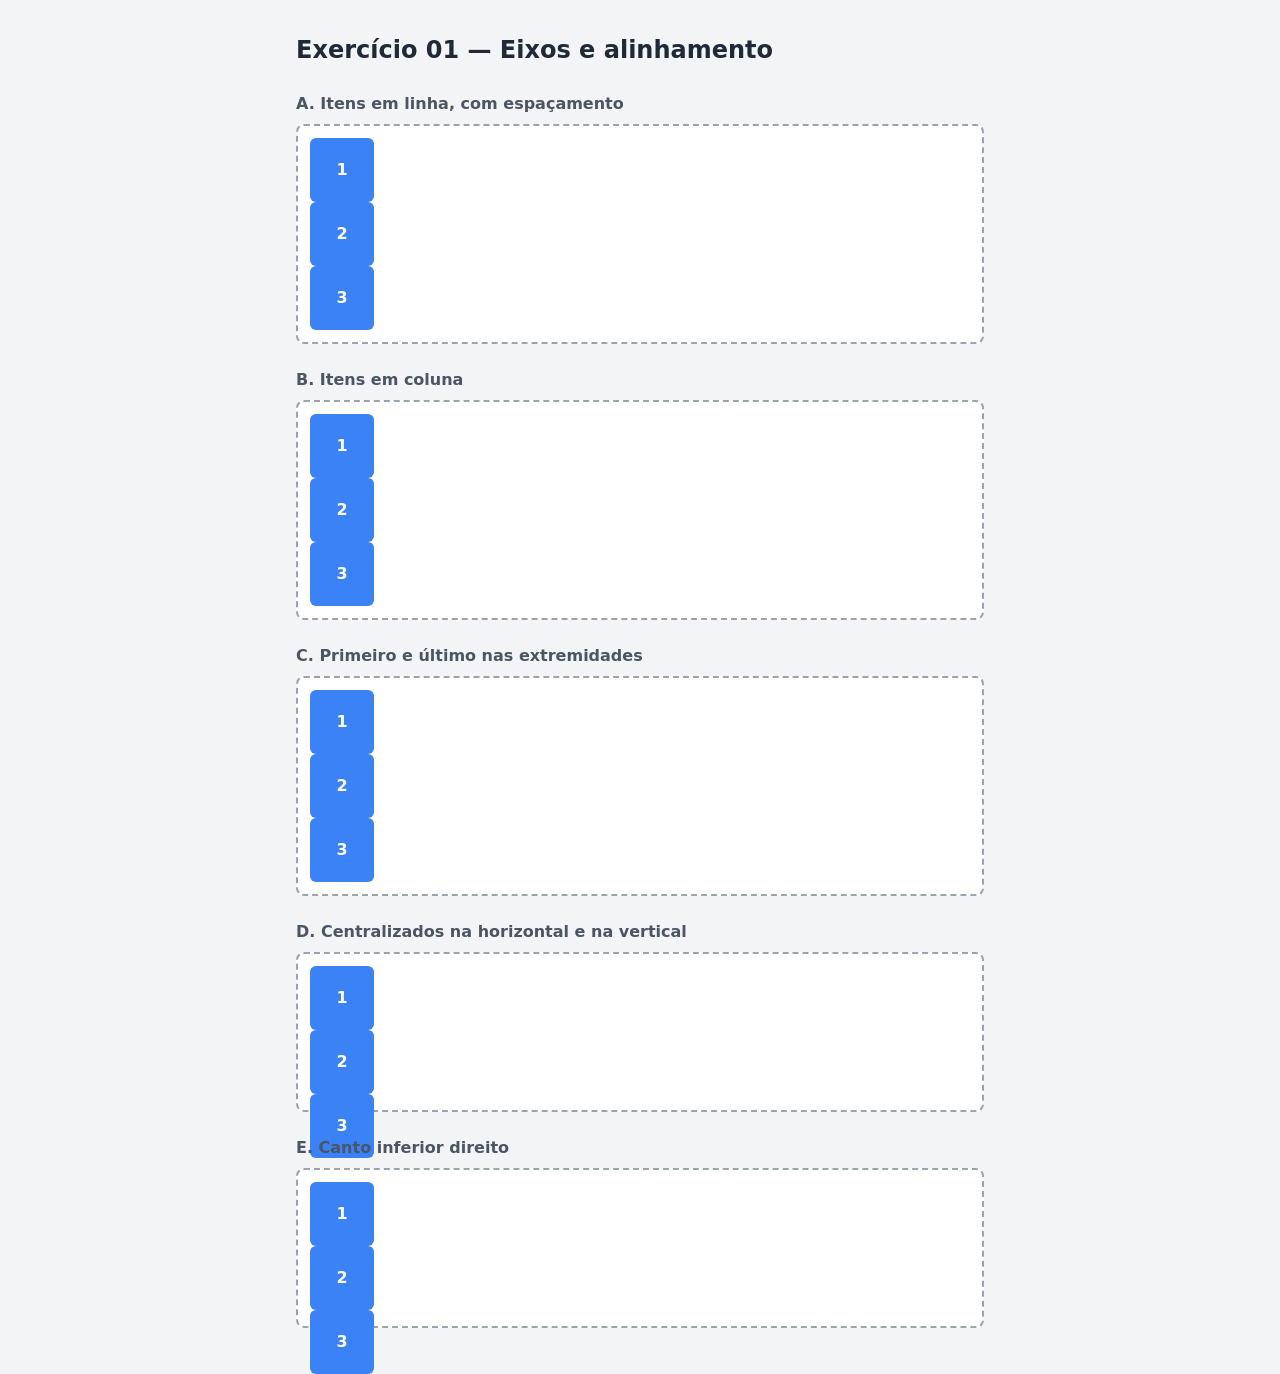
<file: exercicios/css/flexbox/01-eixos-e-alinhamento/index.html>
<!DOCTYPE html>
<html lang="pt-BR">
<head>
  <meta charset="UTF-8">
  <meta name="viewport" content="width=device-width, initial-scale=1.0">
  <title>Exercício 01 — Eixos e alinhamento</title>
  <link rel="stylesheet" href="style.css">
</head>
<body>
  <main class="page">
    <h1>Exercício 01 — Eixos e alinhamento</h1>

    <h2>A. Itens em linha, com espaçamento</h2>
    <div class="container container-a">
      <div class="item">1</div>
      <div class="item">2</div>
      <div class="item">3</div>
    </div>

    <h2>B. Itens em coluna</h2>
    <div class="container container-b">
      <div class="item">1</div>
      <div class="item">2</div>
      <div class="item">3</div>
    </div>

    <h2>C. Primeiro e último nas extremidades</h2>
    <div class="container container-c">
      <div class="item">1</div>
      <div class="item">2</div>
      <div class="item">3</div>
    </div>

    <h2>D. Centralizados na horizontal e na vertical</h2>
    <div class="container container-d">
      <div class="item">1</div>
      <div class="item">2</div>
      <div class="item">3</div>
    </div>

    <h2>E. Canto inferior direito</h2>
    <div class="container container-e">
      <div class="item">1</div>
      <div class="item">2</div>
      <div class="item">3</div>
    </div>
  </main>
</body>
</html>
</file>
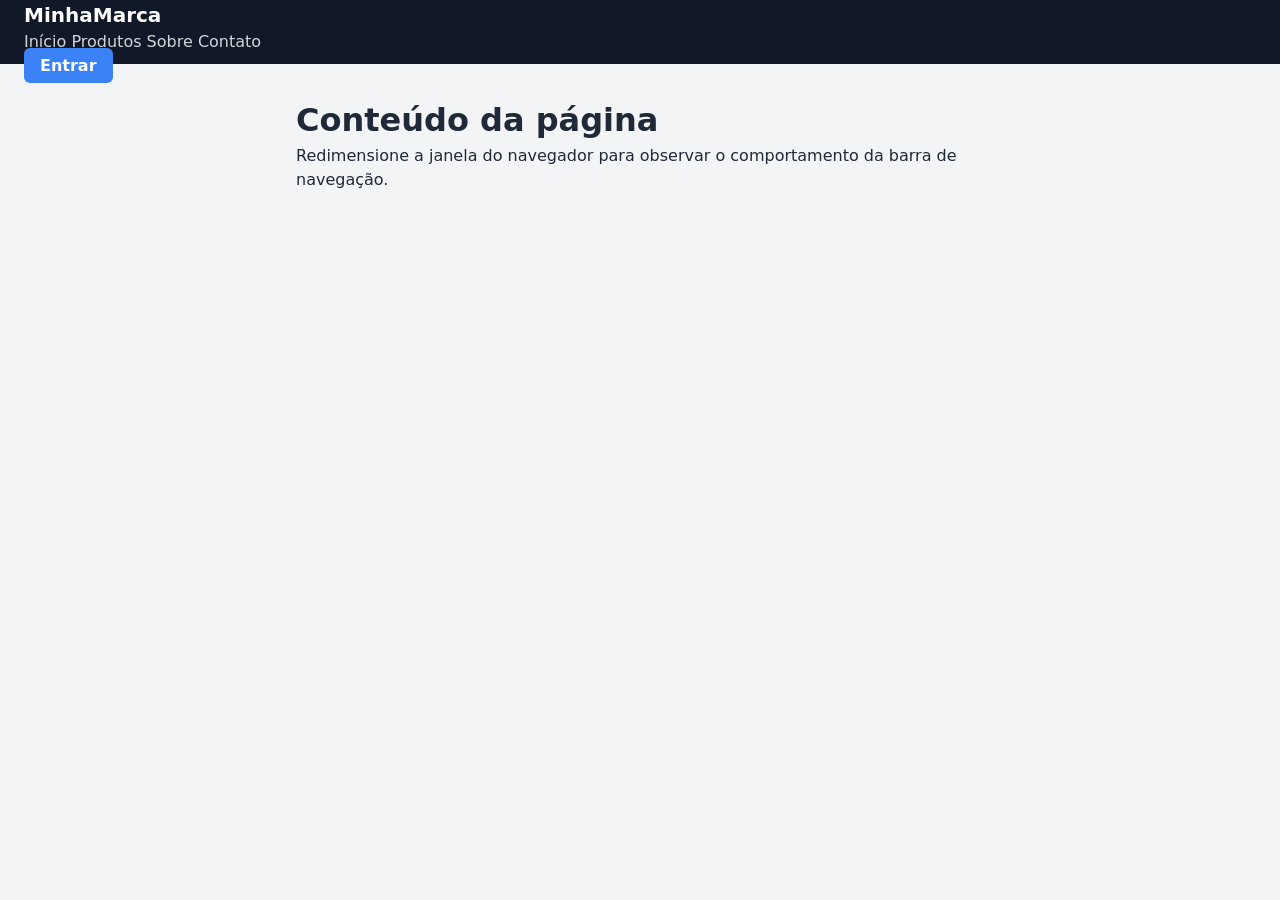
<file: exercicios/css/flexbox/02-navbar/index.html>
<!DOCTYPE html>
<html lang="pt-BR">
<head>
  <meta charset="UTF-8">
  <meta name="viewport" content="width=device-width, initial-scale=1.0">
  <title>Exercício 02 — Navbar</title>
  <link rel="stylesheet" href="style.css">
</head>
<body>
  <header class="navbar">
    <a class="navbar__logo" href="#">MinhaMarca</a>

    <nav class="navbar__menu">
      <a href="#">Início</a>
      <a href="#">Produtos</a>
      <a href="#">Sobre</a>
      <a href="#">Contato</a>
    </nav>

    <a class="navbar__cta" href="#">Entrar</a>
  </header>

  <main class="content">
    <h1>Conteúdo da página</h1>
    <p>Redimensione a janela do navegador para observar o comportamento da barra de navegação.</p>
  </main>
</body>
</html>
</file>
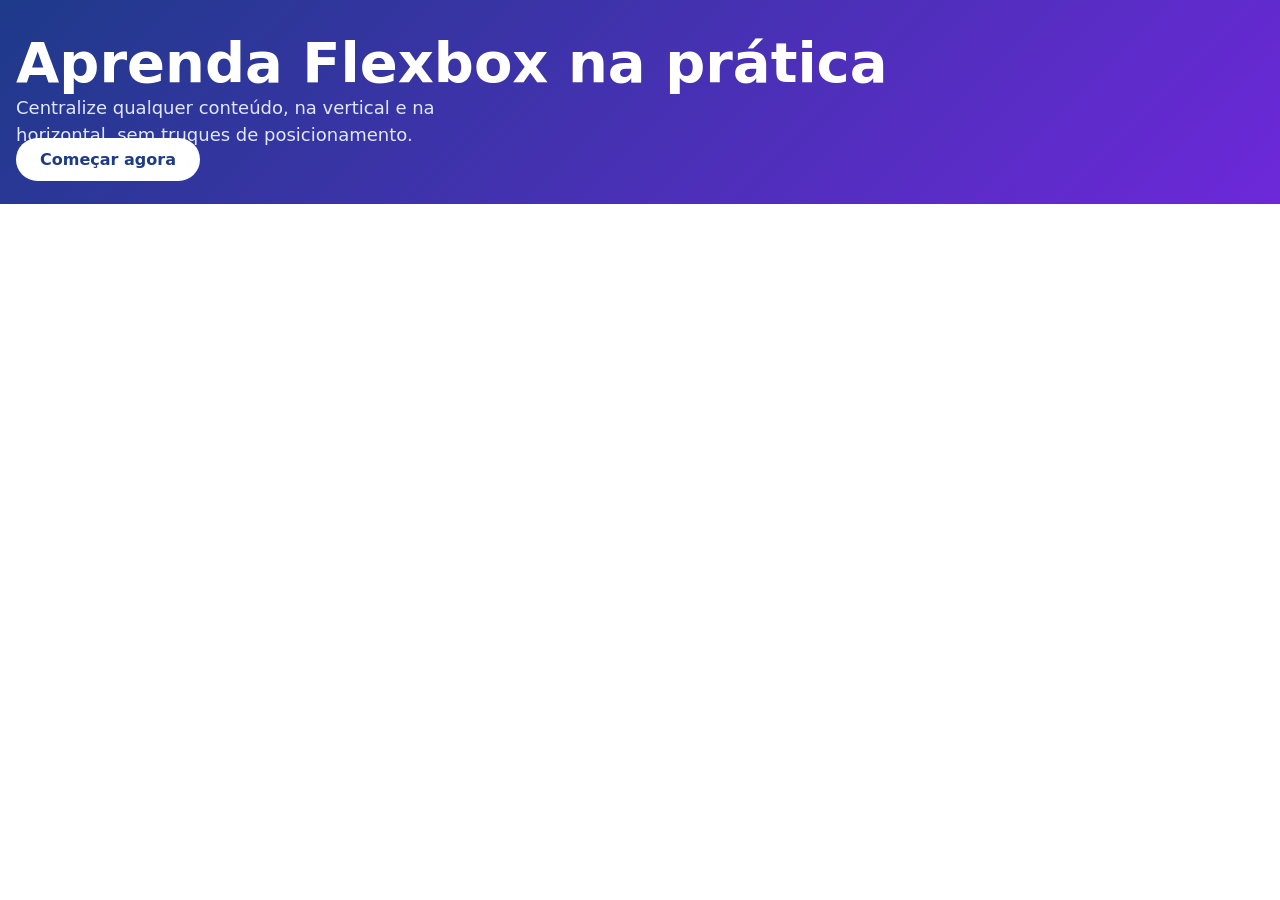
<file: exercicios/css/flexbox/03-hero-centralizado/index.html>
<!DOCTYPE html>
<html lang="pt-BR">
<head>
  <meta charset="UTF-8">
  <meta name="viewport" content="width=device-width, initial-scale=1.0">
  <title>Exercício 03 — Hero centralizado</title>
  <link rel="stylesheet" href="style.css">
</head>
<body>
  <section class="hero">
    <h1 class="hero__title">Aprenda Flexbox na prática</h1>
    <p class="hero__text">Centralize qualquer conteúdo, na vertical e na horizontal, sem truques de posicionamento.</p>
    <a class="hero__button" href="#">Começar agora</a>
  </section>
</body>
</html>
</file>
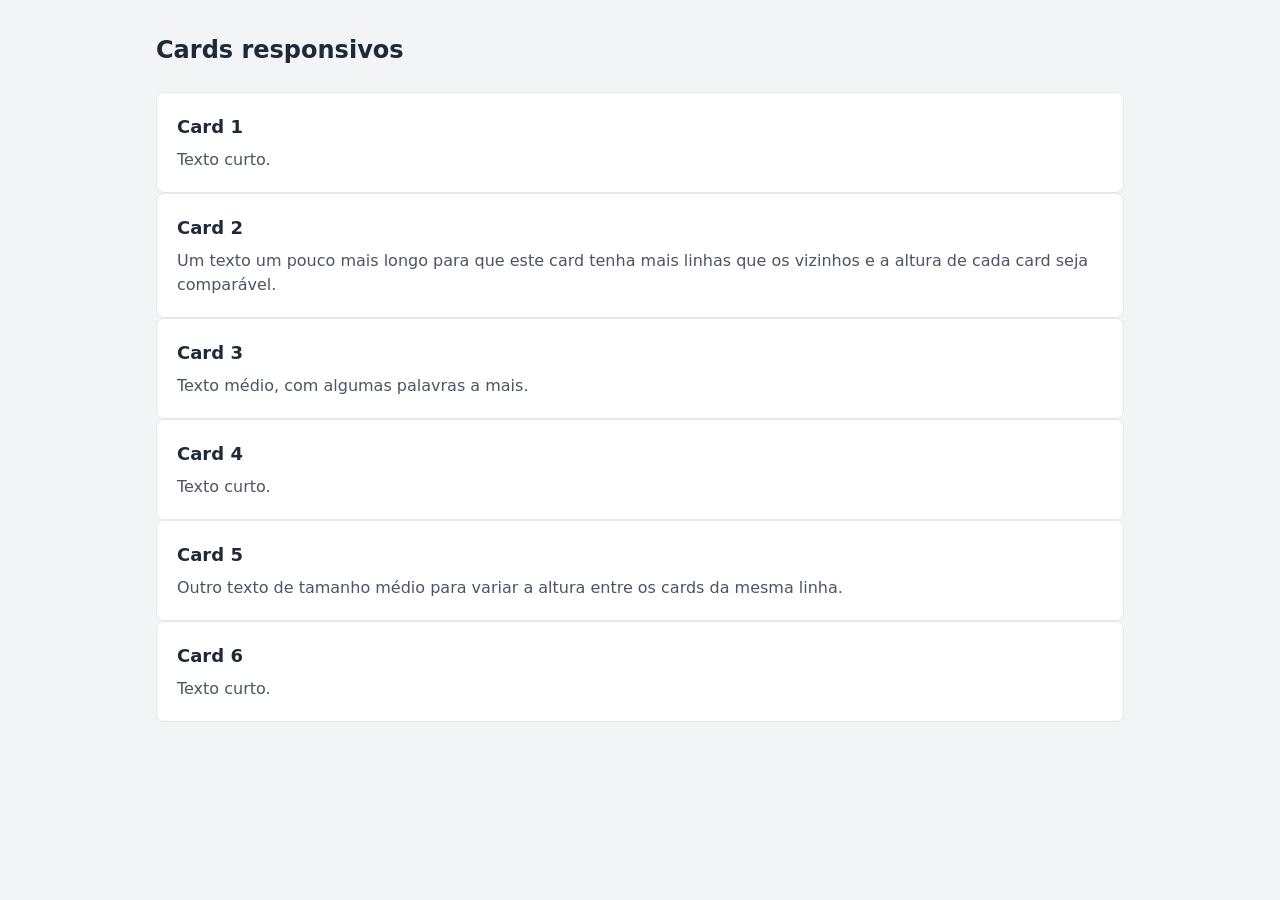
<file: exercicios/css/flexbox/04-cards-responsivos/index.html>
<!DOCTYPE html>
<html lang="pt-BR">
<head>
  <meta charset="UTF-8">
  <meta name="viewport" content="width=device-width, initial-scale=1.0">
  <title>Exercício 04 — Cards responsivos</title>
  <link rel="stylesheet" href="style.css">
</head>
<body>
  <main class="page">
    <h1>Cards responsivos</h1>

    <section class="cards">
      <article class="card">
        <h2 class="card__title">Card 1</h2>
        <p class="card__text">Texto curto.</p>
      </article>

      <article class="card">
        <h2 class="card__title">Card 2</h2>
        <p class="card__text">Um texto um pouco mais longo para que este card tenha mais linhas que os vizinhos e a altura de cada card seja comparável.</p>
      </article>

      <article class="card">
        <h2 class="card__title">Card 3</h2>
        <p class="card__text">Texto médio, com algumas palavras a mais.</p>
      </article>

      <article class="card">
        <h2 class="card__title">Card 4</h2>
        <p class="card__text">Texto curto.</p>
      </article>

      <article class="card">
        <h2 class="card__title">Card 5</h2>
        <p class="card__text">Outro texto de tamanho médio para variar a altura entre os cards da mesma linha.</p>
      </article>

      <article class="card">
        <h2 class="card__title">Card 6</h2>
        <p class="card__text">Texto curto.</p>
      </article>
    </section>
  </main>
</body>
</html>
</file>
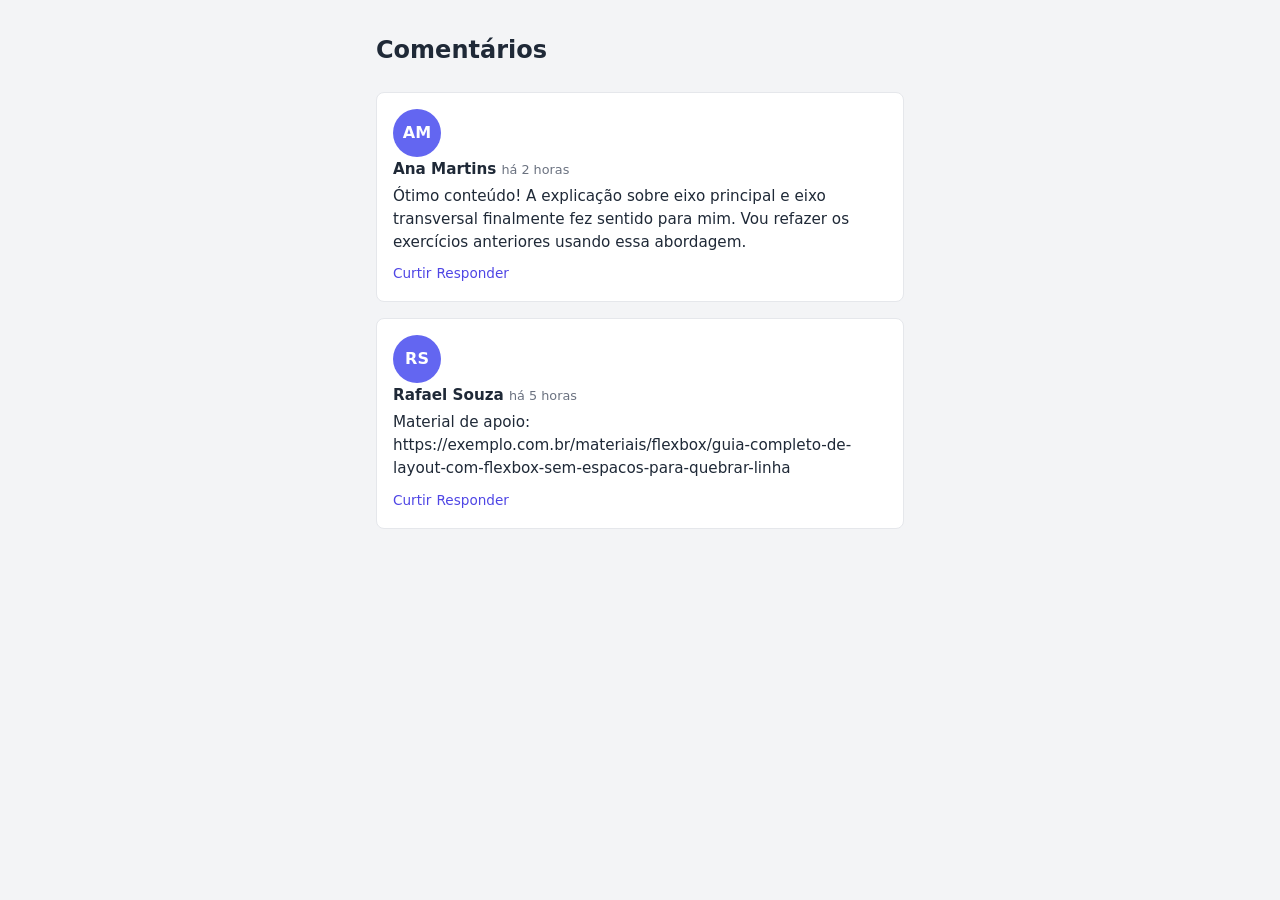
<file: exercicios/css/flexbox/05-media-object-comentarios/index.html>
<!DOCTYPE html>
<html lang="pt-BR">
<head>
  <meta charset="UTF-8">
  <meta name="viewport" content="width=device-width, initial-scale=1.0">
  <title>Exercício 05 — Media object (comentários)</title>
  <link rel="stylesheet" href="style.css">
</head>
<body>
  <main class="page">
    <h1>Comentários</h1>

    <article class="comment">
      <div class="avatar">AM</div>
      <div class="comment__body">
        <header class="comment__header">
          <strong class="comment__author">Ana Martins</strong>
          <time class="comment__time">há 2 horas</time>
        </header>
        <p class="comment__text">Ótimo conteúdo! A explicação sobre eixo principal e eixo transversal finalmente fez sentido para mim. Vou refazer os exercícios anteriores usando essa abordagem.</p>
        <footer class="comment__actions">
          <a href="#">Curtir</a>
          <a href="#">Responder</a>
        </footer>
      </div>
    </article>

    <article class="comment">
      <div class="avatar">RS</div>
      <div class="comment__body">
        <header class="comment__header">
          <strong class="comment__author">Rafael Souza</strong>
          <time class="comment__time">há 5 horas</time>
        </header>
        <p class="comment__text">Material de apoio: https://exemplo.com.br/materiais/flexbox/guia-completo-de-layout-com-flexbox-sem-espacos-para-quebrar-linha</p>
        <footer class="comment__actions">
          <a href="#">Curtir</a>
          <a href="#">Responder</a>
        </footer>
      </div>
    </article>
  </main>
</body>
</html>
</file>
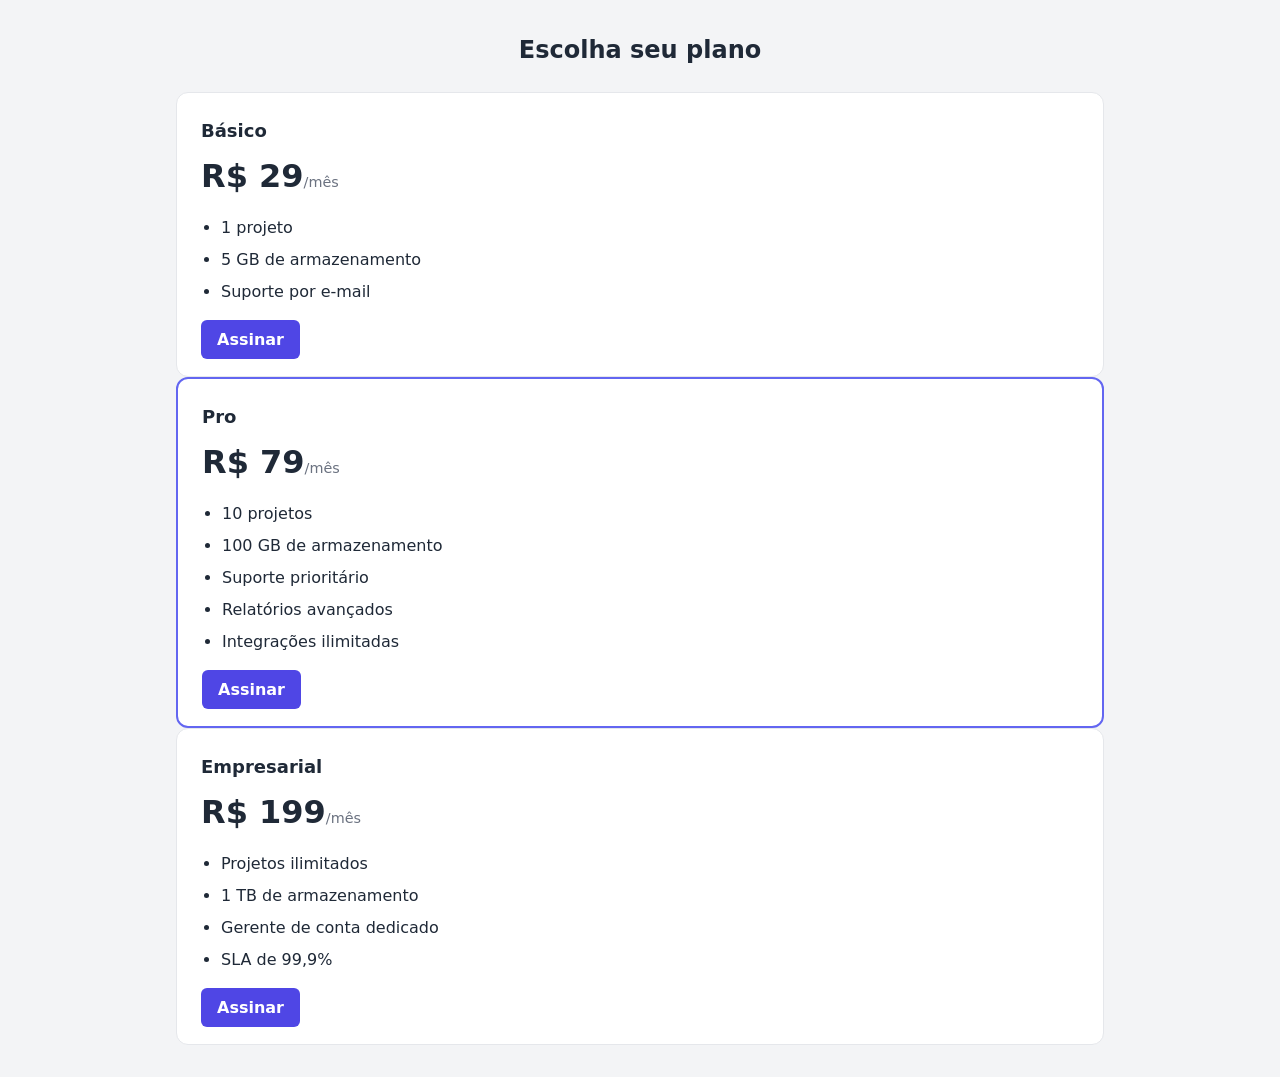
<file: exercicios/css/flexbox/06-pricing-cards/index.html>
<!DOCTYPE html>
<html lang="pt-BR">
<head>
  <meta charset="UTF-8">
  <meta name="viewport" content="width=device-width, initial-scale=1.0">
  <title>Exercício 06 — Pricing cards</title>
  <link rel="stylesheet" href="style.css">
</head>
<body>
  <main class="page">
    <h1>Escolha seu plano</h1>

    <section class="plans">
      <article class="plan">
        <h2 class="plan__name">Básico</h2>
        <p class="plan__price">R$ 29<span>/mês</span></p>
        <ul class="plan__features">
          <li>1 projeto</li>
          <li>5 GB de armazenamento</li>
          <li>Suporte por e-mail</li>
        </ul>
        <a class="plan__button" href="#">Assinar</a>
      </article>

      <article class="plan plan--featured">
        <h2 class="plan__name">Pro</h2>
        <p class="plan__price">R$ 79<span>/mês</span></p>
        <ul class="plan__features">
          <li>10 projetos</li>
          <li>100 GB de armazenamento</li>
          <li>Suporte prioritário</li>
          <li>Relatórios avançados</li>
          <li>Integrações ilimitadas</li>
        </ul>
        <a class="plan__button" href="#">Assinar</a>
      </article>

      <article class="plan">
        <h2 class="plan__name">Empresarial</h2>
        <p class="plan__price">R$ 199<span>/mês</span></p>
        <ul class="plan__features">
          <li>Projetos ilimitados</li>
          <li>1 TB de armazenamento</li>
          <li>Gerente de conta dedicado</li>
          <li>SLA de 99,9%</li>
        </ul>
        <a class="plan__button" href="#">Assinar</a>
      </article>
    </section>
  </main>
</body>
</html>
</file>
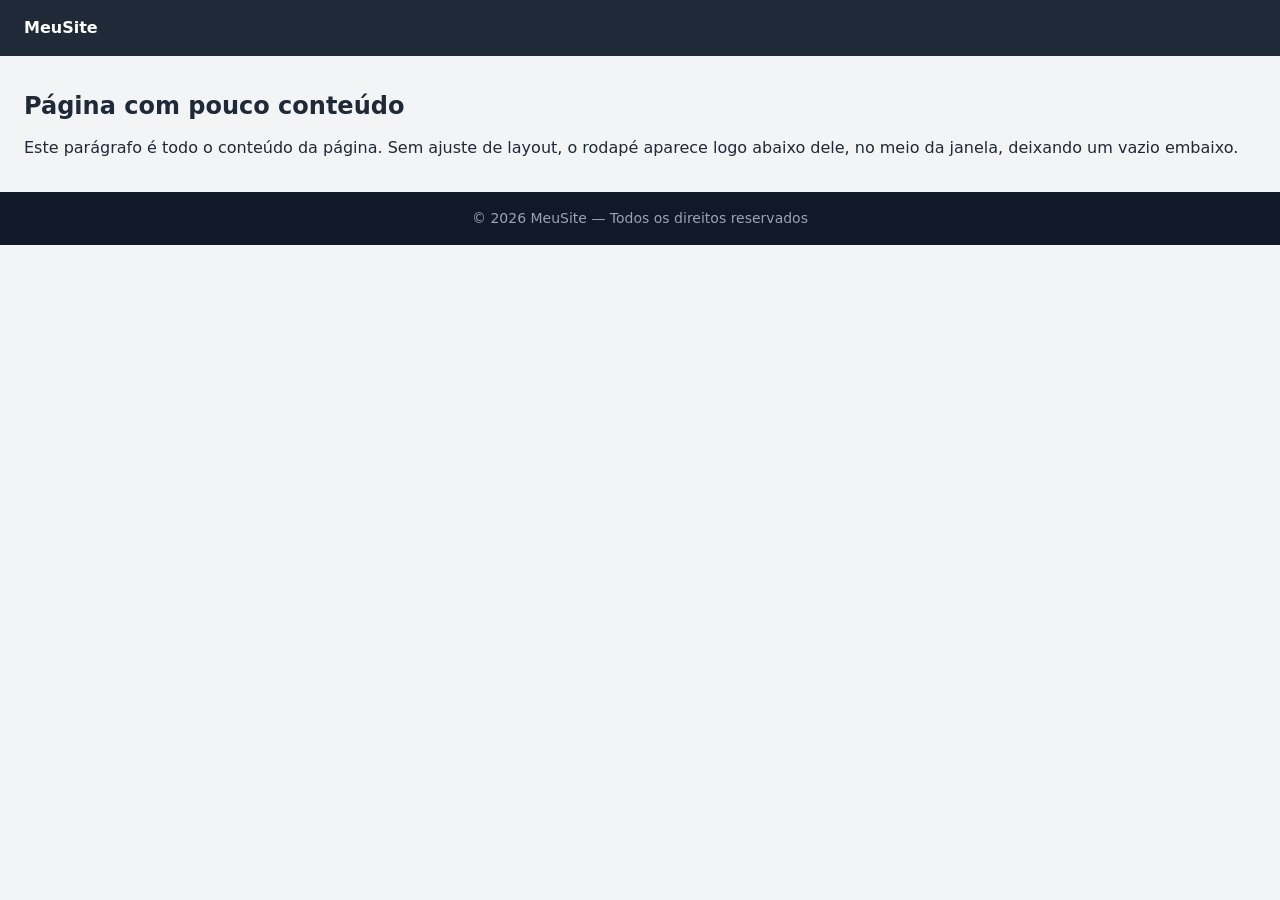
<file: exercicios/css/flexbox/07-sticky-footer/index.html>
<!DOCTYPE html>
<html lang="pt-BR">
<head>
  <meta charset="UTF-8">
  <meta name="viewport" content="width=device-width, initial-scale=1.0">
  <title>Exercício 07 — Sticky footer</title>
  <link rel="stylesheet" href="style.css">
</head>
<body>
  <header class="site-header">
    <strong>MeuSite</strong>
  </header>

  <main class="site-main">
    <h1>Página com pouco conteúdo</h1>
    <p>Este parágrafo é todo o conteúdo da página. Sem ajuste de layout, o rodapé aparece logo abaixo dele, no meio da janela, deixando um vazio embaixo.</p>
  </main>

  <footer class="site-footer">
    © 2026 MeuSite — Todos os direitos reservados
  </footer>
</body>
</html>
</file>
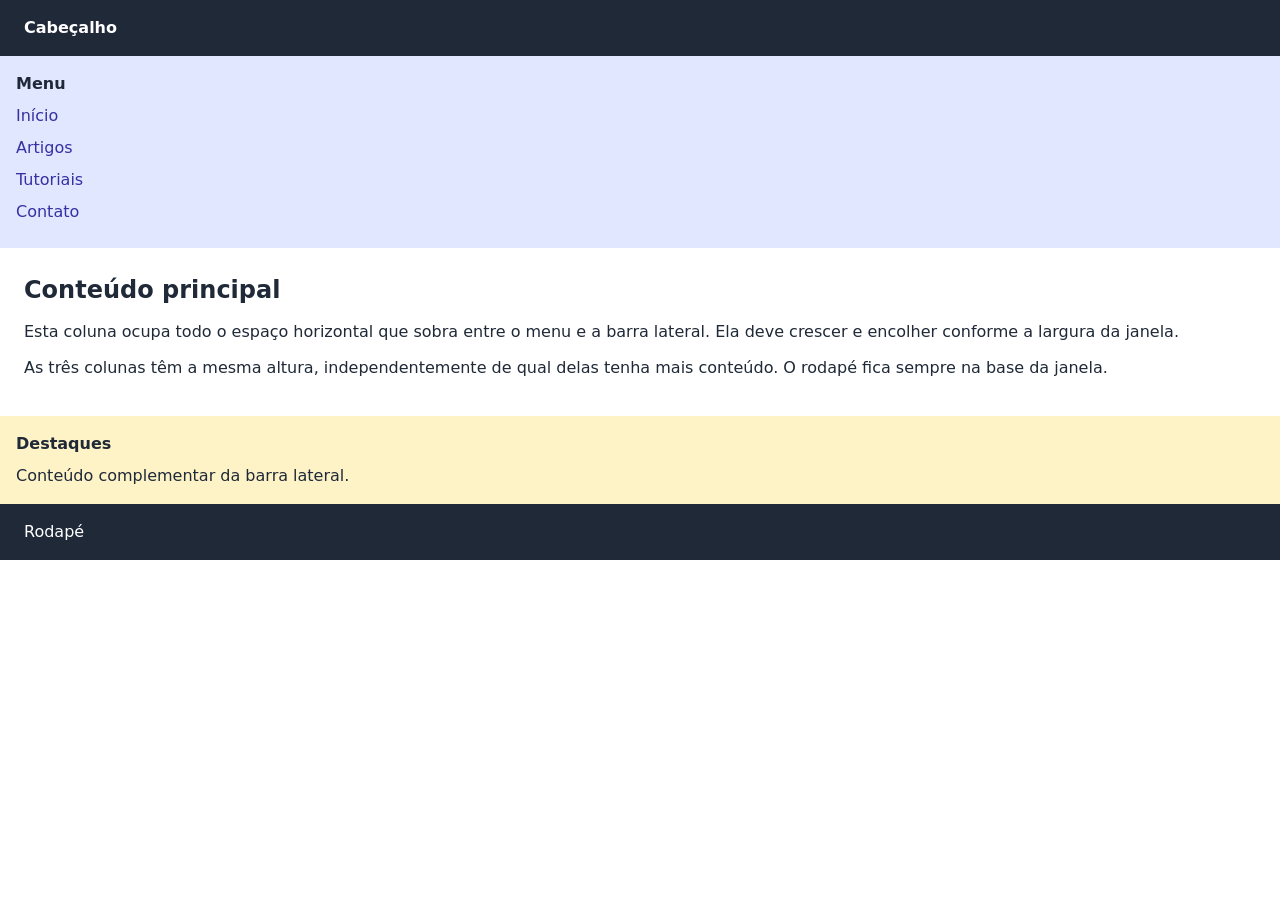
<file: exercicios/css/flexbox/08-holy-grail/index.html>
<!DOCTYPE html>
<html lang="pt-BR">
<head>
  <meta charset="UTF-8">
  <meta name="viewport" content="width=device-width, initial-scale=1.0">
  <title>Exercício 08 — Holy Grail</title>
  <link rel="stylesheet" href="style.css">
</head>
<body>
  <header class="header">
    <strong>Cabeçalho</strong>
  </header>

  <div class="layout">
    <nav class="nav">
      <h2>Menu</h2>
      <ul>
        <li><a href="#">Início</a></li>
        <li><a href="#">Artigos</a></li>
        <li><a href="#">Tutoriais</a></li>
        <li><a href="#">Contato</a></li>
      </ul>
    </nav>

    <main class="main">
      <h1>Conteúdo principal</h1>
      <p>Esta coluna ocupa todo o espaço horizontal que sobra entre o menu e a barra lateral. Ela deve crescer e encolher conforme a largura da janela.</p>
      <p>As três colunas têm a mesma altura, independentemente de qual delas tenha mais conteúdo. O rodapé fica sempre na base da janela.</p>
    </main>

    <aside class="aside">
      <h2>Destaques</h2>
      <p>Conteúdo complementar da barra lateral.</p>
    </aside>
  </div>

  <footer class="footer">
    Rodapé
  </footer>
</body>
</html>
</file>
<file: exercicios/css/flexbox/01-eixos-e-alinhamento/style.css>
/* ===== Reset ===== */
*, *::before, *::after {
  box-sizing: border-box;
  margin: 0;
  padding: 0;
}

body {
  font-family: system-ui, sans-serif;
  line-height: 1.5;
  color: #1f2937;
  background: #f3f4f6;
}

/* ===== Estilos visuais (prontos) ===== */
.page {
  max-width: 720px;
  margin: 0 auto;
  padding: 32px 16px;
}

h1 {
  margin-bottom: 24px;
  font-size: 1.5rem;
}

h2 {
  margin: 24px 0 8px;
  font-size: 1rem;
  color: #4b5563;
}

.container {
  padding: 12px;
  background: #fff;
  border: 2px dashed #9ca3af;
  border-radius: 8px;
}

/* D e E precisam de altura para o eixo vertical ter espaço livre */
.container-d,
.container-e {
  height: 160px;
}

.item {
  width: 64px;
  height: 64px;
  background: #3b82f6;
  color: #fff;
  font-weight: 700;
  line-height: 64px;
  text-align: center;
  border-radius: 6px;
}

/* ==========================================================
   LAYOUT — escreva suas regras abaixo, seguindo o README.md
   ========================================================== */

/* A. */

/* B. */

/* C. */

/* D. */

/* E. */
</file>
<file: exercicios/css/flexbox/02-navbar/style.css>
/* ===== Reset ===== */
*, *::before, *::after {
  box-sizing: border-box;
  margin: 0;
  padding: 0;
}

body {
  font-family: system-ui, sans-serif;
  line-height: 1.5;
  color: #1f2937;
  background: #f3f4f6;
}

/* ===== Estilos visuais (prontos) ===== */
.navbar {
  height: 64px;
  padding: 0 24px;
  background: #111827;
  color: #fff;
}

.navbar a {
  color: inherit;
  text-decoration: none;
}

.navbar__logo {
  font-size: 1.25rem;
  font-weight: 800;
}

.navbar__menu a {
  color: #d1d5db;
}

.navbar__menu a:hover {
  color: #fff;
}

.navbar__cta {
  padding: 8px 16px;
  background: #3b82f6;
  border-radius: 6px;
  font-weight: 600;
}

.content {
  max-width: 720px;
  margin: 0 auto;
  padding: 32px 16px;
}

/* ==========================================================
   LAYOUT — escreva suas regras abaixo, seguindo o README.md
   ========================================================== */
</file>
<file: exercicios/css/flexbox/03-hero-centralizado/style.css>
/* ===== Reset ===== */
*, *::before, *::after {
  box-sizing: border-box;
  margin: 0;
  padding: 0;
}

body {
  font-family: system-ui, sans-serif;
  line-height: 1.5;
}

/* ===== Estilos visuais (prontos) ===== */
.hero {
  padding: 32px 16px;
  background: linear-gradient(135deg, #1e3a8a, #6d28d9);
  color: #fff;
}

.hero__title {
  font-size: clamp(2rem, 6vw, 3.5rem);
  line-height: 1.1;
}

.hero__text {
  max-width: 480px;
  font-size: 1.125rem;
  color: #e0e7ff;
}

.hero__button {
  padding: 12px 24px;
  background: #fff;
  color: #1e3a8a;
  font-weight: 700;
  text-decoration: none;
  border-radius: 999px;
}

/* ==========================================================
   LAYOUT — escreva suas regras abaixo, seguindo o README.md
   ========================================================== */
</file>
<file: exercicios/css/flexbox/04-cards-responsivos/style.css>
/* ===== Reset ===== */
*, *::before, *::after {
  box-sizing: border-box;
  margin: 0;
  padding: 0;
}

body {
  font-family: system-ui, sans-serif;
  line-height: 1.5;
  color: #1f2937;
  background: #f3f4f6;
}

/* ===== Estilos visuais (prontos) ===== */
.page {
  max-width: 1000px;
  margin: 0 auto;
  padding: 32px 16px;
}

h1 {
  margin-bottom: 24px;
  font-size: 1.5rem;
}

.card {
  padding: 20px;
  background: #fff;
  border: 1px solid #e5e7eb;
  border-radius: 8px;
}

.card__title {
  margin-bottom: 8px;
  font-size: 1.125rem;
}

.card__text {
  color: #4b5563;
}

/* ==========================================================
   LAYOUT — escreva suas regras abaixo, seguindo o README.md
   ========================================================== */
</file>
<file: exercicios/css/flexbox/05-media-object-comentarios/style.css>
/* ===== Reset ===== */
*, *::before, *::after {
  box-sizing: border-box;
  margin: 0;
  padding: 0;
}

body {
  font-family: system-ui, sans-serif;
  line-height: 1.5;
  color: #1f2937;
  background: #f3f4f6;
}

/* ===== Estilos visuais (prontos) ===== */
.page {
  max-width: 560px;
  margin: 0 auto;
  padding: 32px 16px;
}

h1 {
  margin-bottom: 24px;
  font-size: 1.5rem;
}

.comment {
  margin-bottom: 16px;
  padding: 16px;
  background: #fff;
  border: 1px solid #e5e7eb;
  border-radius: 8px;
}

.avatar {
  width: 48px;
  height: 48px;
  background: #6366f1;
  color: #fff;
  font-weight: 700;
  line-height: 48px;
  text-align: center;
  border-radius: 50%;
}

.comment__author {
  font-size: 0.95rem;
}

.comment__time {
  font-size: 0.8rem;
  color: #6b7280;
}

.comment__text {
  margin: 4px 0 8px;
  font-size: 0.95rem;
}

.comment__actions a {
  font-size: 0.85rem;
  color: #4f46e5;
  text-decoration: none;
}

/* ==========================================================
   LAYOUT — escreva suas regras abaixo, seguindo o README.md
   ========================================================== */
</file>
<file: exercicios/css/flexbox/06-pricing-cards/style.css>
/* ===== Reset ===== */
*, *::before, *::after {
  box-sizing: border-box;
  margin: 0;
  padding: 0;
}

body {
  font-family: system-ui, sans-serif;
  line-height: 1.5;
  color: #1f2937;
  background: #f3f4f6;
}

/* ===== Estilos visuais (prontos) ===== */
.page {
  max-width: 960px;
  margin: 0 auto;
  padding: 32px 16px;
}

h1 {
  margin-bottom: 24px;
  font-size: 1.5rem;
  text-align: center;
}

.plan {
  padding: 24px;
  background: #fff;
  border: 1px solid #e5e7eb;
  border-radius: 12px;
}

.plan--featured {
  border: 2px solid #6366f1;
}

.plan__name {
  font-size: 1.125rem;
}

.plan__price {
  margin: 8px 0 16px;
  font-size: 2rem;
  font-weight: 800;
}

.plan__price span {
  font-size: 0.9rem;
  font-weight: 400;
  color: #6b7280;
}

.plan__features {
  margin-bottom: 24px;
  padding-left: 20px;
}

.plan__features li {
  margin-bottom: 8px;
}

.plan__button {
  padding: 10px 16px;
  background: #4f46e5;
  color: #fff;
  font-weight: 600;
  text-align: center;
  text-decoration: none;
  border-radius: 6px;
}

/* ==========================================================
   LAYOUT — escreva suas regras abaixo, seguindo o README.md
   ========================================================== */
</file>
<file: exercicios/css/flexbox/07-sticky-footer/style.css>
/* ===== Reset ===== */
*, *::before, *::after {
  box-sizing: border-box;
  margin: 0;
  padding: 0;
}

body {
  font-family: system-ui, sans-serif;
  line-height: 1.5;
  color: #1f2937;
  background: #f3f4f6;
}

/* ===== Estilos visuais (prontos) ===== */
.site-header {
  padding: 16px 24px;
  background: #1f2937;
  color: #fff;
}

.site-main {
  padding: 32px 24px;
}

.site-main h1 {
  margin-bottom: 12px;
  font-size: 1.5rem;
}

.site-footer {
  padding: 16px 24px;
  background: #111827;
  color: #9ca3af;
  font-size: 0.875rem;
  text-align: center;
}

/* ==========================================================
   LAYOUT — escreva suas regras abaixo, seguindo o README.md
   ========================================================== */
</file>
<file: exercicios/css/flexbox/08-holy-grail/style.css>
/* ===== Reset ===== */
*, *::before, *::after {
  box-sizing: border-box;
  margin: 0;
  padding: 0;
}

body {
  font-family: system-ui, sans-serif;
  line-height: 1.5;
  color: #1f2937;
}

/* ===== Estilos visuais (prontos) ===== */
.header,
.footer {
  padding: 16px 24px;
  background: #1f2937;
  color: #fff;
}

.nav {
  padding: 16px;
  background: #e0e7ff;
}

.nav ul {
  list-style: none;
}

.nav li {
  margin-bottom: 8px;
}

.nav a {
  color: #3730a3;
  text-decoration: none;
}

.main {
  padding: 24px;
  background: #fff;
}

.main h1 {
  margin-bottom: 12px;
  font-size: 1.5rem;
}

.main p {
  margin-bottom: 12px;
}

.aside {
  padding: 16px;
  background: #fef3c7;
}

.nav h2,
.aside h2 {
  margin-bottom: 8px;
  font-size: 1rem;
}

/* ==========================================================
   LAYOUT — escreva suas regras abaixo, seguindo o README.md
   ========================================================== */
</file>
